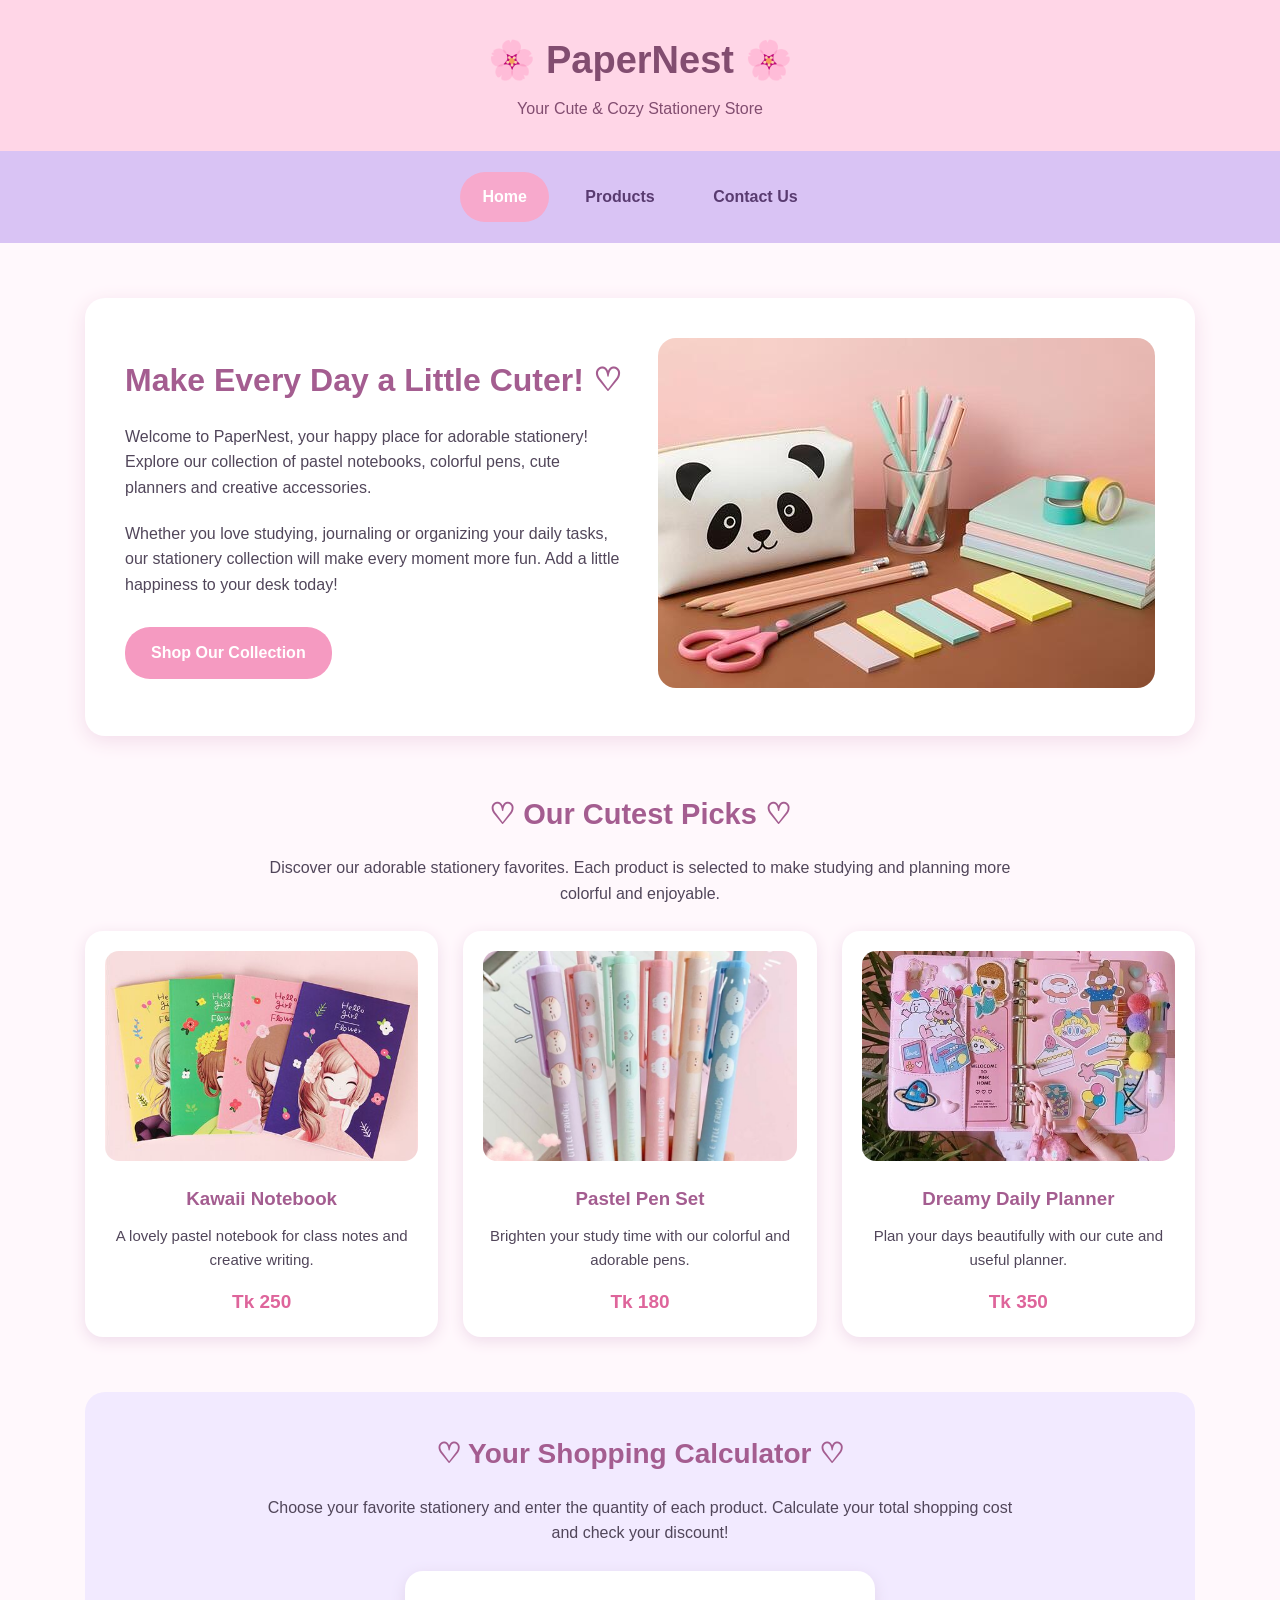
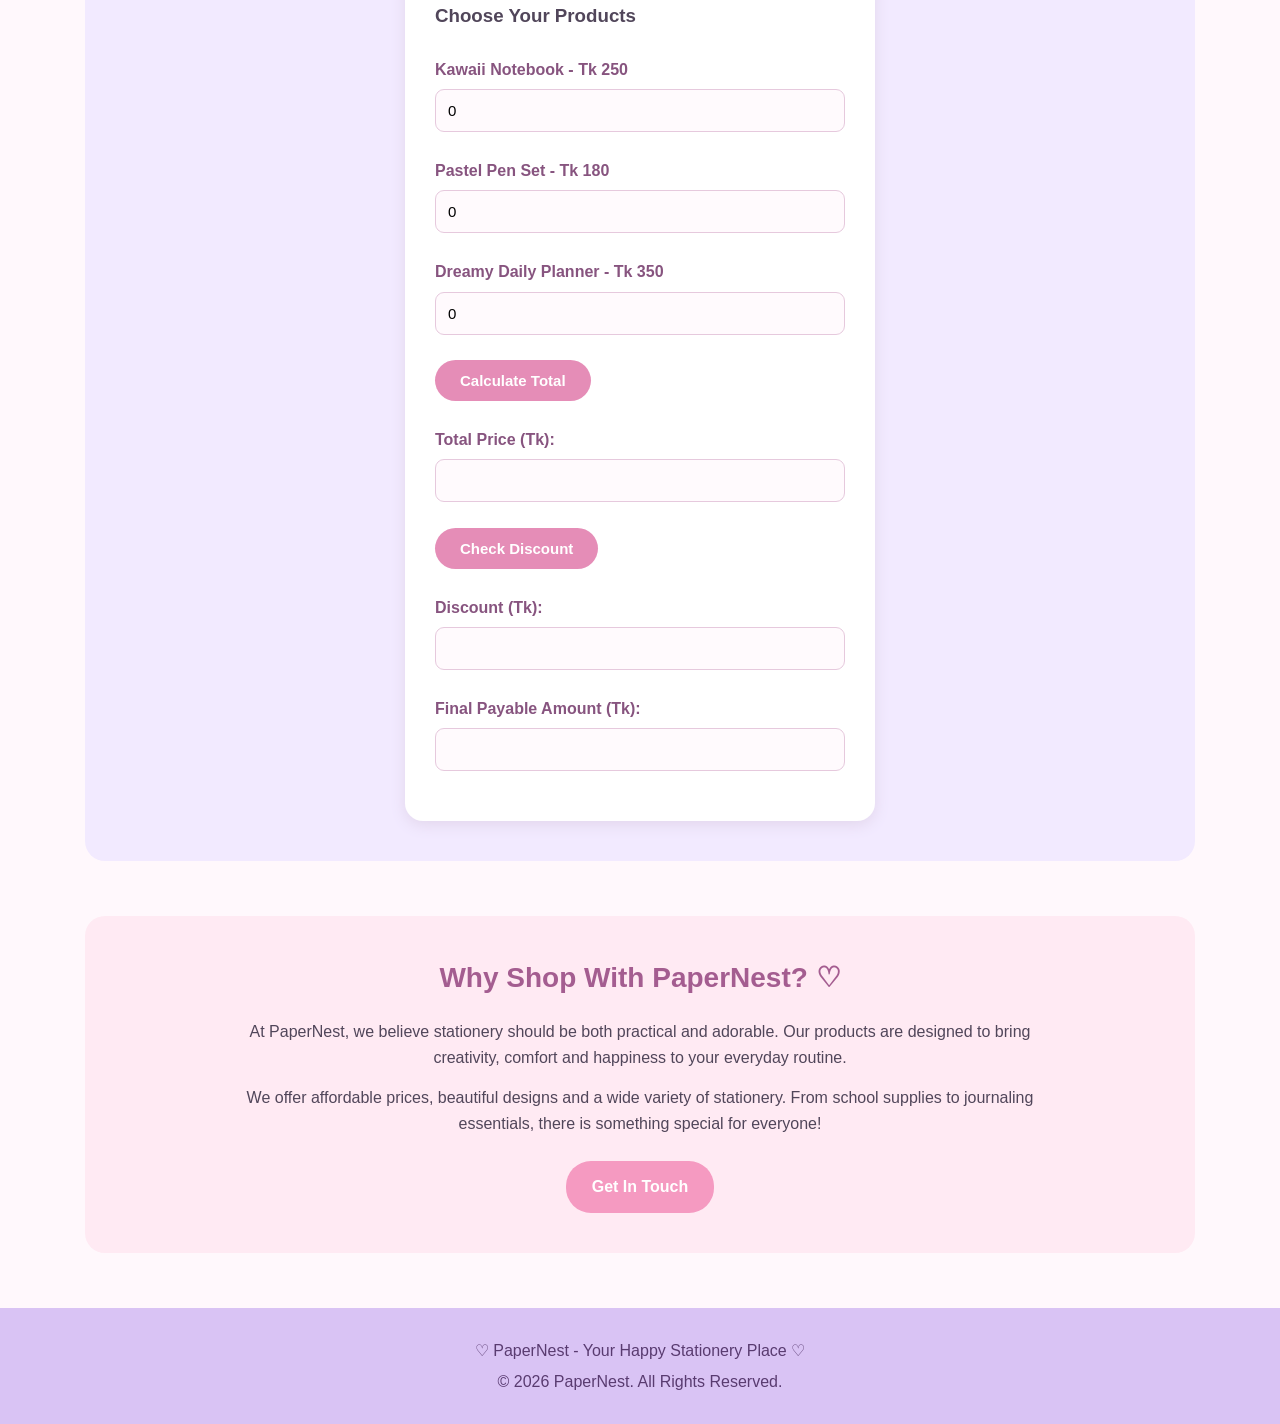
<file: index.html>
<!DOCTYPE html>
<html lang="en">
<head>
    <meta charset="UTF-8">
    <meta name="viewport" content="width=device-width, initial-scale=1.0">
    <title>PaperNest - Home</title>
    <link rel="stylesheet" href="style.css">
</head>

<body>
    <!-- Name: Shaika Islam Arpita, ID: 2311080 -->

    <header>
        <h1>🌸 PaperNest 🌸</h1>
        <p>Your Cute & Cozy Stationery Store</p>
    </header>

    <nav>
        <a href="index.html" class="active">Home</a>
        <a href="products.html">Products</a>
        <a href="contact.html">Contact Us</a>
    </nav>

    <main>

        <!-- Home Welcome Section -->

        <section class="hero">

            <div class="hero-text">

                <h2>Make Every Day a Little Cuter! ♡</h2>

                <p>
                    Welcome to PaperNest, your happy place for
                    adorable stationery! Explore our collection
                    of pastel notebooks, colorful pens, cute
                    planners and creative accessories.
                </p>

                <p>
                    Whether you love studying, journaling or
                    organizing your daily tasks, our stationery
                    collection will make every moment more fun.
                    Add a little happiness to your desk today!
                </p>

                <a href="products.html" class="shop-link">
                    Shop Our Collection
                </a>

            </div>

            <div class="hero-image">

                <img src="images/hero-stationery.jpg"
                     alt="Cute pastel stationery collection">

            </div>

        </section>


        <!-- Featured Products Section -->

        <section class="featured">

            <h2>♡ Our Cutest Picks ♡</h2>

            <p>
                Discover our adorable stationery favorites.
                Each product is selected to make studying
                and planning more colorful and enjoyable.
            </p>

            <div class="feature-container">

                <div class="feature-box">

                    <img src="images/kawaii-notebook.jpg"
                         alt="Cute pastel notebook">

                    <h3>Kawaii Notebook</h3>

                    <p>
                        A lovely pastel notebook for
                        class notes and creative writing.
                    </p>

                    <h4>Tk 250</h4>

                </div>

                <div class="feature-box">

                    <img src="images/kawaii-pens.jpg"
                         alt="Cute colorful pen set">

                    <h3>Pastel Pen Set</h3>

                    <p>
                        Brighten your study time with
                        our colorful and adorable pens.
                    </p>

                    <h4>Tk 180</h4>

                </div>

                <div class="feature-box">

                    <img src="images/kawaii-planner.jpg"
                         alt="Cute daily planner">

                    <h3>Dreamy Daily Planner</h3>

                    <p>
                        Plan your days beautifully with
                        our cute and useful planner.
                    </p>

                    <h4>Tk 350</h4>

                </div>

            </div>

        </section>


        <!-- JavaScript Calculator Section -->

        
<!-- JavaScript Calculator Section -->

<section class="calculator">

    <h2>♡ Your Shopping Calculator ♡</h2>

    <p>
        Choose your favorite stationery and enter the
        quantity of each product. Calculate your total
        shopping cost and check your discount!
    </p>

    <div class="calculator-box">

        <h3>Choose Your Products</h3>

        <br>

        <label for="notebookBox">
            Kawaii Notebook - Tk 250
        </label>
        <br>
        <input id="notebookBox" type="number" min="0" value="0">

        <br><br>

        <label for="penBox">
            Pastel Pen Set - Tk 180
        </label>
        <br>
        <input id="penBox" type="number" min="0" value="0">

        <br><br>

        <label for="plannerBox">
            Dreamy Daily Planner - Tk 350
        </label>
        <br>
        <input id="plannerBox" type="number" min="0" value="0">

        <br><br>

        <button onclick="calculateTotal()">
            Calculate Total
        </button>

        <br><br>

        <label for="totalBox">Total Price (Tk):</label>
        <br>
        <input id="totalBox" type="text" readonly>

        <br><br>

        <button onclick="checkDiscount()">
            Check Discount
        </button>

        <br><br>

        <label for="discountBox">Discount (Tk):</label>
        <br>
        <input id="discountBox" type="text" readonly>

        <br><br>

        <label for="payableBox">
            Final Payable Amount (Tk):
        </label>
        <br>
        <input id="payableBox" type="text" readonly>

        <p id="resultMessage"></p>

    </div>

</section>

        <!-- Why Choose Us Section -->

        <section class="why-us">

            <h2>Why Shop With PaperNest? ♡</h2>

            <p>
                At PaperNest, we believe stationery should
                be both practical and adorable. Our products
                are designed to bring creativity, comfort
                and happiness to your everyday routine.
            </p>

            <p>
                We offer affordable prices, beautiful
                designs and a wide variety of stationery.
                From school supplies to journaling essentials,
                there is something special for everyone!
            </p>

            <a href="contact.html" class="shop-link">
                Get In Touch
            </a>

        </section>

    </main>


    <!-- Footer -->

    <footer>

        <p>♡ PaperNest - Your Happy Stationery Place ♡</p>

        <p>&copy; 2026 PaperNest. All Rights Reserved.</p>

    </footer>


    <!-- External JavaScript File -->

    <script src="script.js"></script>

</body>
</html>
</file>
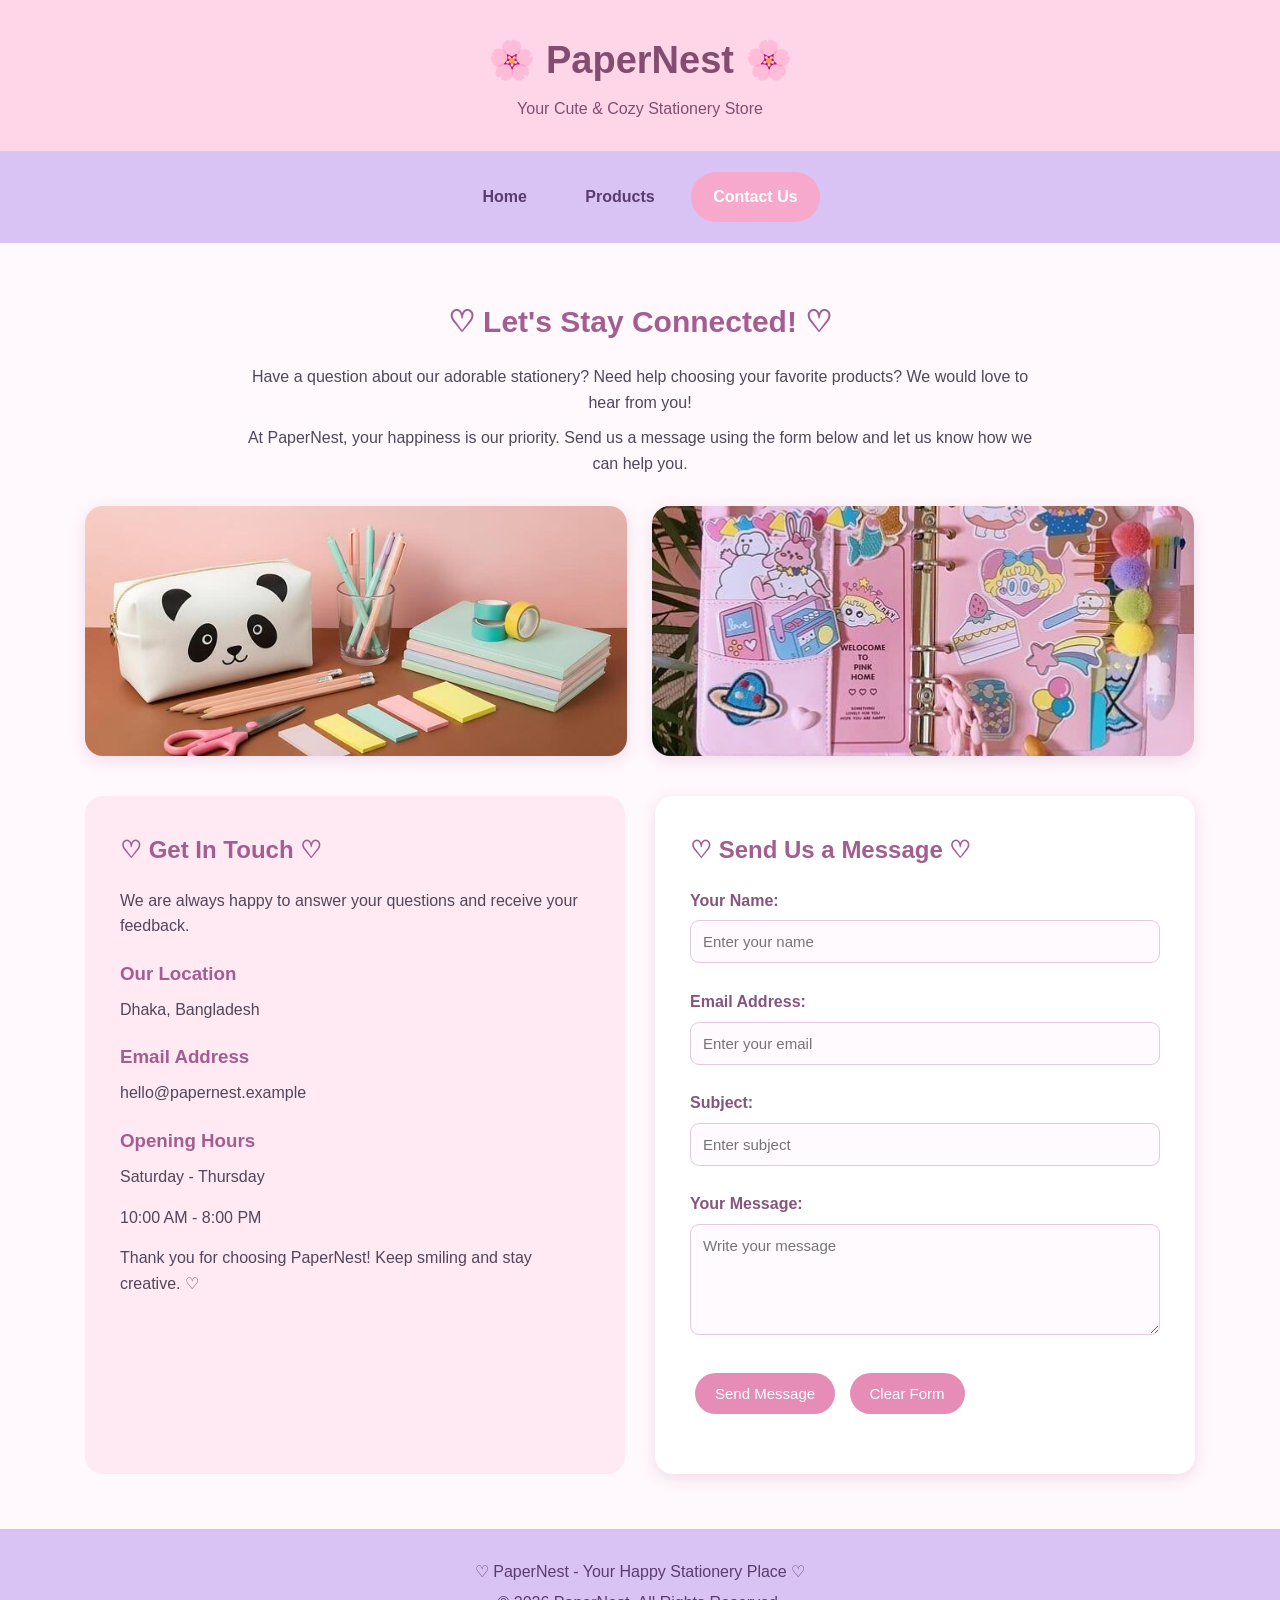
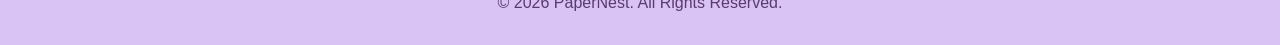
<file: contact.html>
<!DOCTYPE html>
<html lang="en">
<head>
    <meta charset="UTF-8">
    <meta name="viewport" content="width=device-width, initial-scale=1.0">
    <title>PaperNest - Contact Us</title>
    <link rel="stylesheet" href="style.css">
</head>

<body>
    <!-- Name: Shaika Islam Arpita, ID: 2311080 -->

    <header>
        <h1>🌸 PaperNest 🌸</h1>
        <p>Your Cute & Cozy Stationery Store</p>
    </header>

    <nav>
        <a href="index.html">Home</a>
        <a href="products.html">Products</a>
        <a href="contact.html" class="active">Contact Us</a>
    </nav>

    <main>

        <!-- Contact Introduction -->

        <section class="contact-heading">

            <h2>♡ Let's Stay Connected! ♡</h2>

            <p>
                Have a question about our adorable stationery?
                Need help choosing your favorite products?
                We would love to hear from you!
            </p>

            <p>
                At PaperNest, your happiness is our priority.
                Send us a message using the form below and
                let us know how we can help you.
            </p>

        </section>

        <!-- Contact Images -->

        <section class="contact-images">

            <img src="images/hero-stationery.jpg"
                 alt="Cute pastel stationery collection">

            <img src="images/kawaii-planner.jpg"
                 alt="Cute daily planner">

        </section>

        <!-- Contact Information and Form -->

        <section class="contact-container">

            <div class="contact-info">

                <h2>♡ Get In Touch ♡</h2>

                <p>
                    We are always happy to answer your
                    questions and receive your feedback.
                </p>

                <h3>Our Location</h3>
                <p>Dhaka, Bangladesh</p>

                <h3>Email Address</h3>
                <p>hello@papernest.example</p>

                <h3>Opening Hours</h3>
                <p>Saturday - Thursday</p>
                <p>10:00 AM - 8:00 PM</p>

                <p>
                    Thank you for choosing PaperNest!
                    Keep smiling and stay creative. ♡
                </p>

            </div>

            <div class="contact-form">

                <h2>♡ Send Us a Message ♡</h2>

                <label for="nameBox">Your Name:</label>
                <br>
                <input id="nameBox" type="text"
                       placeholder="Enter your name">

                <br><br>

                <label for="emailBox">Email Address:</label>
                <br>
                <input id="emailBox" type="email"
                       placeholder="Enter your email">

                <br><br>

                <label for="subjectBox">Subject:</label>
                <br>
                <input id="subjectBox" type="text"
                       placeholder="Enter subject">

                <br><br>

                <label for="messageBox">Your Message:</label>
                <br>
                <textarea id="messageBox" rows="5"
                          placeholder="Write your message"></textarea>

                <br><br>

                <button onclick="sendMessage()">
                    Send Message
                </button>

                <button onclick="clearForm()">
                    Clear Form
                </button>

                <p id="contactResult"></p>

            </div>

        </section>

    </main>

    <footer>
        <p>♡ PaperNest - Your Happy Stationery Place ♡</p>
        <p>&copy; 2026 PaperNest. All Rights Reserved.</p>
    </footer>

    <script src="script.js"></script>

</body>
</html>
</file>
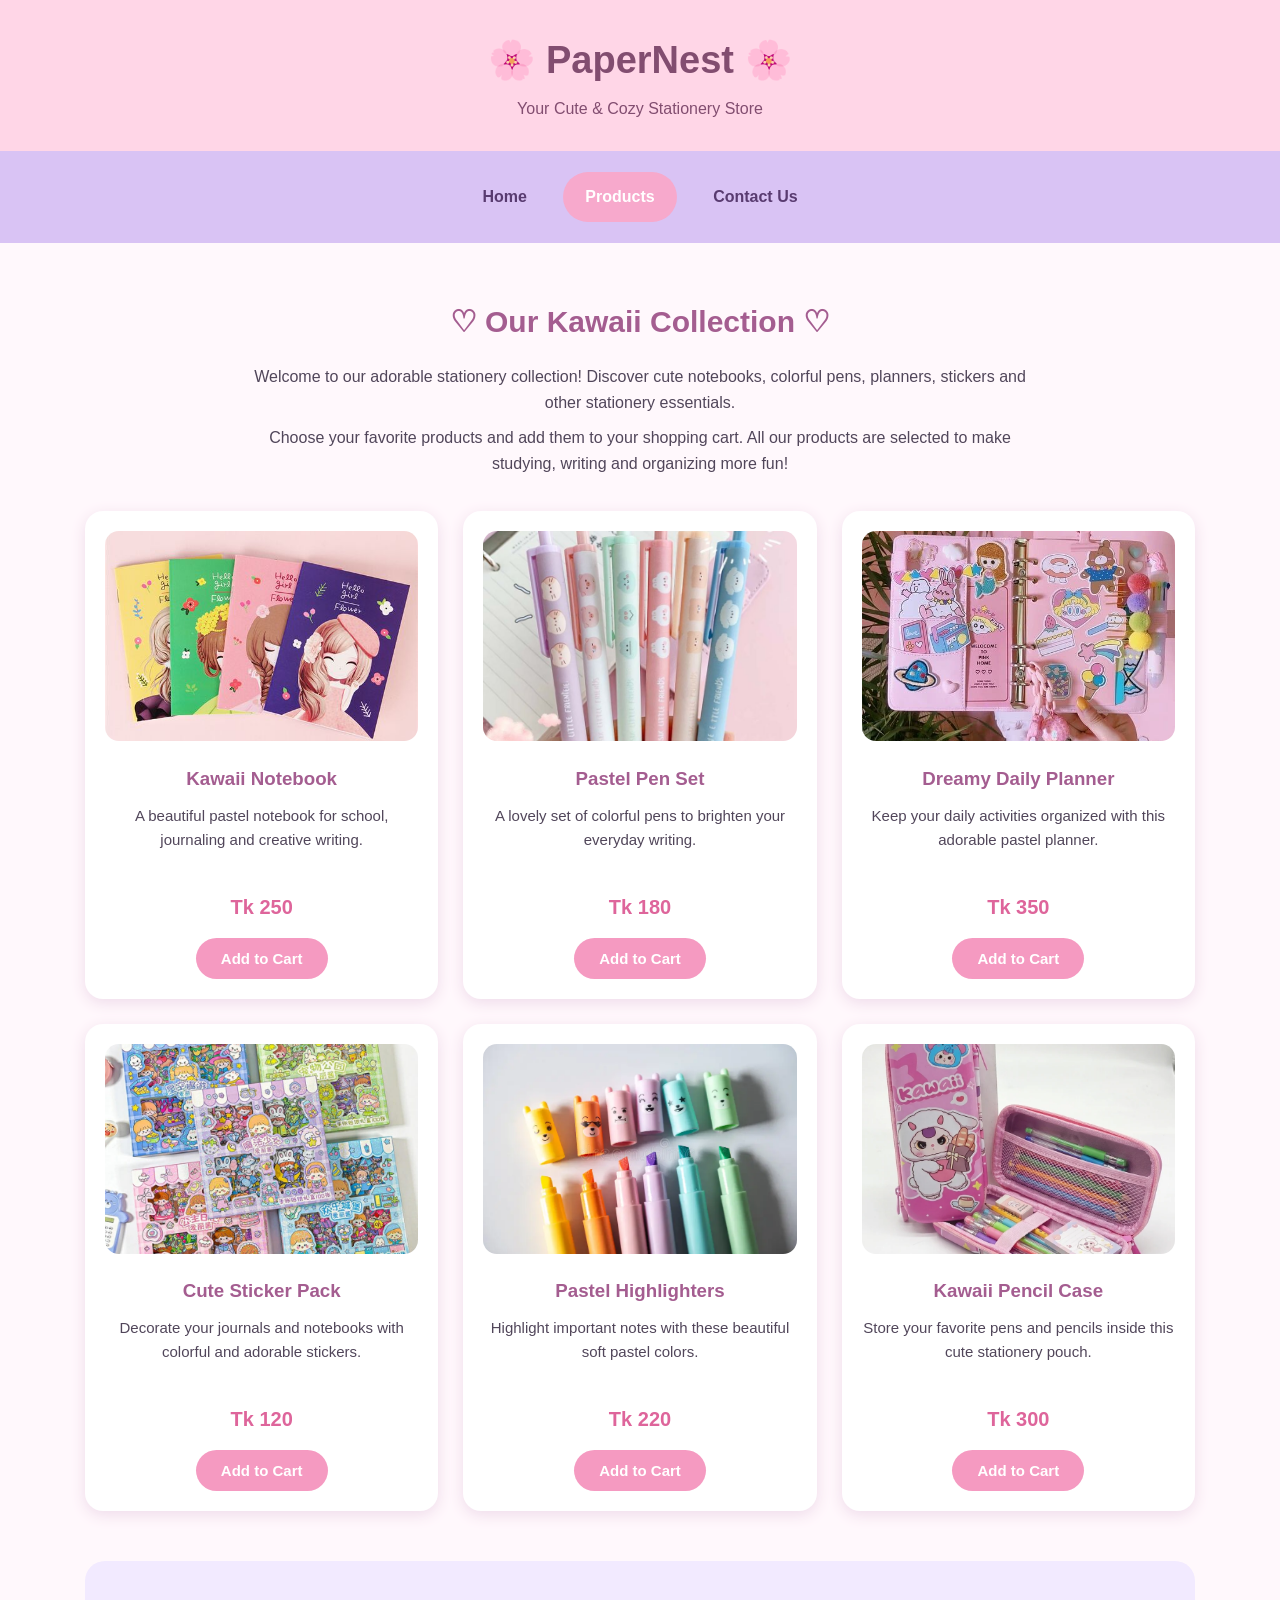
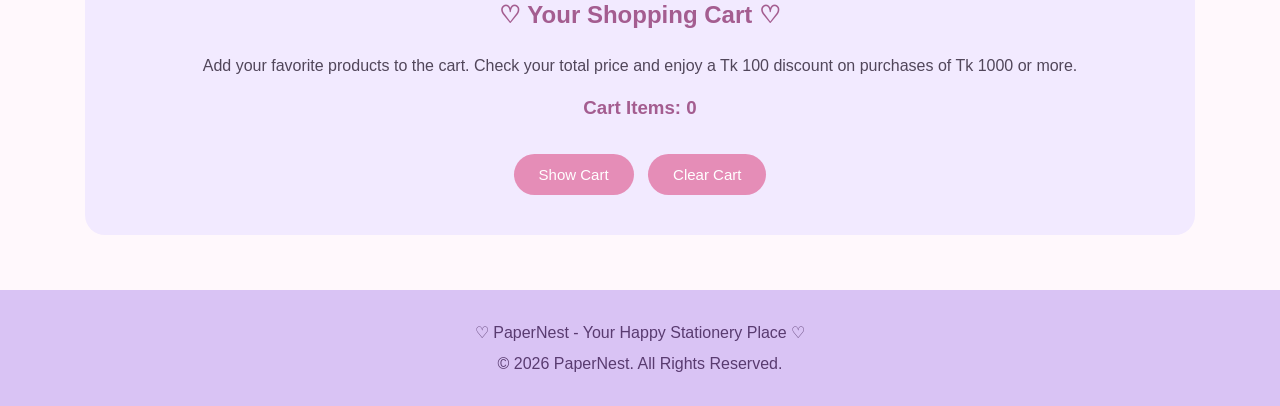
<file: products.html>
<!DOCTYPE html>
<html lang="en">
<head>
    <meta charset="UTF-8">
    <meta name="viewport" content="width=device-width, initial-scale=1.0">
    <title>PaperNest - Products</title>
    <link rel="stylesheet" href="style.css">
</head>

<body>
    <!-- Name: Shaika Islam Arpita, ID: 2311080 -->

    <header>
        <h1>🌸 PaperNest 🌸</h1>
        <p>Your Cute & Cozy Stationery Store</p>
    </header>

    <nav>
        <a href="index.html">Home</a>
        <a href="products.html" class="active">Products</a>
        <a href="contact.html">Contact Us</a>
    </nav>

    <main>

        <section class="product-heading">

            <h2>♡ Our Kawaii Collection ♡</h2>

            <p>
                Welcome to our adorable stationery collection!
                Discover cute notebooks, colorful pens, planners,
                stickers and other stationery essentials.
            </p>

            <p>
                Choose your favorite products and add them to
                your shopping cart. All our products are selected
                to make studying, writing and organizing more fun!
            </p>

        </section>

        <!-- Product Grid -->

        <section class="product-container">

            <div class="product-card">

                <img src="images/kawaii-notebook.jpg"
                     alt="Kawaii Notebook">

                <h3>Kawaii Notebook</h3>

                <p>
                    A beautiful pastel notebook for school,
                    journaling and creative writing.
                </p>

                <h4>Tk 250</h4>

                <button onclick="addToCart('Kawaii Notebook',250)">
                    Add to Cart
                </button>

            </div>

            <div class="product-card">

                <img src="images/kawaii-pens.jpg"
                     alt="Pastel Pen Set">

                <h3>Pastel Pen Set</h3>

                <p>
                    A lovely set of colorful pens to
                    brighten your everyday writing.
                </p>

                <h4>Tk 180</h4>

                <button onclick="addToCart('Pastel Pen Set',180)">
                    Add to Cart
                </button>

            </div>

            <div class="product-card">

                <img src="images/kawaii-planner.jpg"
                     alt="Dreamy Daily Planner">

                <h3>Dreamy Daily Planner</h3>

                <p>
                    Keep your daily activities organized
                    with this adorable pastel planner.
                </p>

                <h4>Tk 350</h4>

                <button onclick="addToCart('Dreamy Daily Planner',350)">
                    Add to Cart
                </button>

            </div>

            <div class="product-card">

                <img src="images/kawaii-stickers.jpg"
                     alt="Cute Sticker Pack">

                <h3>Cute Sticker Pack</h3>

                <p>
                    Decorate your journals and notebooks
                    with colorful and adorable stickers.
                </p>

                <h4>Tk 120</h4>

                <button onclick="addToCart('Cute Sticker Pack',120)">
                    Add to Cart
                </button>

            </div>

            <div class="product-card">

                <img src="images/kawaii-highlighters.jpg"
                     alt="Pastel Highlighters">

                <h3>Pastel Highlighters</h3>

                <p>
                    Highlight important notes with these
                    beautiful soft pastel colors.
                </p>

                <h4>Tk 220</h4>

                <button onclick="addToCart('Pastel Highlighters',220)">
                    Add to Cart
                </button>

            </div>

            <div class="product-card">

                <img src="images/kawaii-pencilcase.jpg"
                     alt="Kawaii Pencil Case">

                <h3>Kawaii Pencil Case</h3>

                <p>
                    Store your favorite pens and pencils
                    inside this cute stationery pouch.
                </p>

                <h4>Tk 300</h4>

                <button onclick="addToCart('Kawaii Pencil Case',300)">
                    Add to Cart
                </button>

            </div>

        </section>

        <!-- Shopping Cart -->

        <section class="shopping-cart">

            <h2>♡ Your Shopping Cart ♡</h2>

            <p>
                Add your favorite products to the cart.
                Check your total price and enjoy a Tk 100
                discount on purchases of Tk 1000 or more.
            </p>

            <h3>Cart Items: <span id="cartCount">0</span></h3>

            <br>

            <button onclick="showCart()">
                Show Cart
            </button>

            <button onclick="clearCart()">
                Clear Cart
            </button>

            <div id="cartDetails"></div>

        </section>

    </main>

    <footer>
        <p>♡ PaperNest - Your Happy Stationery Place ♡</p>
        <p>&copy; 2026 PaperNest. All Rights Reserved.</p>
    </footer>
    
<div id="cartPopup">
    <h3>♡ Added to Your Cart!</h3>
    <p id="popupMessage"></p>
</div>


    <script src="script.js"></script>

</body>
</html>
</file>
<file: style.css>
/* General Website Styling */

* {
    margin: 0;
    padding: 0;
    box-sizing: border-box;
}

body {
    font-family: Arial, sans-serif;
    background-color: #fff8fc;
    color: #51465a;
    line-height: 1.6;
}

/* Header */

header {
    background-color: #ffd6e7;
    color: #824d70;
    text-align: center;
    padding: 30px;
}

header h1 {
    font-size: 38px;
    margin-bottom: 5px;
}

header p {
    font-size: 16px;
}

/* Navigation Bar */

nav {
    background-color: #d9c3f4;
    text-align: center;
    padding: 16px;
}

nav a {
    color: #593b70;
    text-decoration: none;
    padding: 12px 22px;
    margin: 5px;
    border-radius: 25px;
    font-weight: bold;
    display: inline-block;
    transition: background-color 0.3s;
}

nav a:hover {
    background-color: #ff9fc6;
    color: white;
}

nav a.active {
    background-color: #f7a9cc;
    color: white;
}

/* Main Content */

main {
    max-width: 1150px;
    margin: 35px auto;
    padding: 20px;
    min-height: 55vh;
}

main h2 {
    color: #a45d90;
    margin-bottom: 18px;
}

main p {
    margin-bottom: 15px;
}

/* Home Page Hero Section */

.hero {
    display: flex;
    align-items: center;
    gap: 35px;
    background-color: white;
    padding: 40px;
    border-radius: 20px;
    box-shadow: 0 5px 20px #f3dcea;
}

.hero-text {
    flex: 1;
}

.hero-text h2 {
    font-size: 32px;
}

.hero-text p {
    font-size: 16px;
    margin-bottom: 20px;
}

.hero-image {
    flex: 1;
}

.hero-image img {
    width: 100%;
    height: 350px;
    object-fit: cover;
    border-radius: 18px;
}

/* Shop Links */

.shop-link {
    display: inline-block;
    background-color: #f59ac1;
    color: white;
    text-decoration: none;
    padding: 13px 26px;
    border-radius: 25px;
    font-weight: bold;
    margin-top: 10px;
    transition: background-color 0.3s;
}

.shop-link:hover {
    background-color: #c776a5;
}

/* Featured Products */

.featured {
    margin-top: 55px;
    text-align: center;
}

.featured h2 {
    font-size: 29px;
}

.featured > p {
    max-width: 750px;
    margin: 0 auto 25px;
}

.feature-container {
    display: flex;
    gap: 25px;
    margin-top: 25px;
}

.feature-box {
    flex: 1;
    background-color: white;
    padding: 20px;
    border-radius: 18px;
    box-shadow: 0 4px 15px #efdbea;
    transition: transform 0.3s;
}

.feature-box:hover {
    transform: translateY(-6px);
}

.feature-box img {
    width: 100%;
    height: 210px;
    object-fit: cover;
    border-radius: 14px;
}

.feature-box h3 {
    color: #a45d90;
    margin-top: 15px;
    margin-bottom: 10px;
}

.feature-box p {
    font-size: 15px;
}

.feature-box h4 {
    color: #de659b;
    font-size: 19px;
}

/* JavaScript Calculator */

.calculator {
    margin-top: 55px;
    padding: 40px;
    background-color: #f2eaff;
    border-radius: 20px;
    text-align: center;
}

.calculator h2 {
    font-size: 28px;
}

.calculator > p {
    max-width: 750px;
    margin: 0 auto;
}

.calculator-box {
    max-width: 470px;
    margin: 25px auto 0;
    padding: 30px;
    background-color: white;
    border-radius: 18px;
    text-align: left;
    box-shadow: 0 4px 15px #e2d6ec;
}

.calculator-box label {
    font-weight: bold;
    color: #87547f;
}

.calculator-box input,
.calculator-box select {
    width: 100%;
    padding: 12px;
    margin-top: 7px;
    border: 1px solid #e6c9dd;
    border-radius: 9px;
    font-size: 15px;
    background-color: #fffafd;
}

.calculator-box input:focus,
.calculator-box select:focus {
    outline: 2px solid #d9a6dc;
}

.calculator-box button {
    background-color: #e58db7;
    color: white;
    border: none;
    border-radius: 25px;
    padding: 12px 25px;
    font-size: 15px;
    font-weight: bold;
    cursor: pointer;
    transition: background-color 0.3s;
}

.calculator-box button:hover {
    background-color: #b96b9a;
}

#resultMessage {
    color: #a45d90;
    font-weight: bold;
    margin-top: 20px;
}

/* Why Choose Us Section */

.why-us {
    margin-top: 55px;
    padding: 40px;
    background-color: #ffeaf3;
    border-radius: 20px;
    text-align: center;
}

.why-us h2 {
    font-size: 28px;
}

.why-us p {
    max-width: 800px;
    margin: 15px auto;
}

/* Footer */

footer {
    background-color: #d9c3f4;
    color: #593b70;
    text-align: center;
    padding: 25px;
}

footer p {
    margin: 5px;
}

/* Responsive Design */

@media (max-width: 768px) {

    header h1 {
        font-size: 30px;
    }

    nav {
        padding: 10px;
    }

    nav a {
        padding: 10px 15px;
        margin: 3px;
    }

    main {
        margin: 15px auto;
        padding: 15px;
    }

    .hero {
        flex-direction: column;
        padding: 22px;
    }

    .hero-text h2 {
        font-size: 26px;
    }

    .hero-image {
        width: 100%;
    }

    .hero-image img {
        height: 260px;
    }

    .feature-container {
        flex-direction: column;
    }

    .calculator {
        padding: 20px;
    }

    .calculator-box {
        padding: 22px;
    }

    .why-us {
        padding: 25px;
    }

}

/* Products Page */

.product-heading {
    text-align: center;
    margin-bottom: 35px;
}

.product-heading h2 {
    font-size: 30px;
}

.product-heading p {
    max-width: 800px;
    margin: 10px auto;
}

/* CSS Grid */

.product-container {
    display: grid;
    grid-template-columns: repeat(3, 1fr);
    gap: 25px;
}

/* Product Cards */

.product-card {
    background-color: white;
    padding: 20px;
    border-radius: 18px;
    text-align: center;
    box-shadow: 0 4px 15px #efdbea;
    transition: transform 0.3s;
}

.product-card:hover {
    transform: translateY(-6px);
}

.product-card img {
    width: 100%;
    height: 210px;
    object-fit: cover;
    border-radius: 14px;
}

.product-card h3 {
    color: #a45d90;
    margin-top: 15px;
    margin-bottom: 10px;
}

.product-card p {
    font-size: 15px;
    min-height: 72px;
}

.product-card h4 {
    color: #de659b;
    font-size: 20px;
    margin-bottom: 15px;
}

/* Product Buttons */

.product-card button {
    background-color: #f59ac1;
    color: white;
    border: none;
    padding: 12px 25px;
    border-radius: 25px;
    font-size: 15px;
    font-weight: bold;
    cursor: pointer;
}

.product-card button:hover {
    background-color: #c776a5;
}

/* Shopping Cart */

.shopping-cart {
    background-color: #f2eaff;
    text-align: center;
    padding: 35px;
    margin-top: 50px;
    border-radius: 20px;
}

.shopping-cart h3 {
    color: #a45d90;
}

.shopping-cart button {
    background-color: #e58db7;
    color: white;
    padding: 12px 25px;
    margin: 5px;
    border: none;
    border-radius: 25px;
    font-size: 15px;
    cursor: pointer;
}

.shopping-cart button:hover {
    background-color: #b96b9a;
}

#cartDetails {
    background-color: white;
    margin: 25px auto 0;
    padding: 20px;
    max-width: 650px;
    border-radius: 12px;
    text-align: left;
}

#cartDetails:empty {
    display: none;
}

/* Products Mobile View */

@media (max-width: 768px) {

    .product-container {
        grid-template-columns: repeat(2, 1fr);
    }

}

@media (max-width: 500px) {

    .product-container {
        grid-template-columns: 1fr;
    }

    .product-card p {
        min-height: auto;
    }

}

/* Contact Page */

.contact-heading {
    text-align: center;
    margin-bottom: 30px;
}

.contact-heading h2 {
    font-size: 30px;
}

.contact-heading p {
    max-width: 800px;
    margin: 10px auto;
}

/* Contact Images */

.contact-images {
    display: flex;
    gap: 25px;
    margin-bottom: 40px;
}

.contact-images img {
    width: calc(50% - 13px);
    height: 250px;
    object-fit: cover;
    border-radius: 18px;
    box-shadow: 0 4px 15px #efdbea;
}

/* Contact Information and Form */

.contact-container {
    display: flex;
    gap: 30px;
    align-items: stretch;
}

.contact-info {
    flex: 1;
    background-color: #ffeaf3;
    padding: 35px;
    border-radius: 18px;
}

.contact-info h3 {
    color: #a45d90;
    margin-top: 20px;
}

.contact-info p {
    margin-top: 8px;
}

.contact-form {
    flex: 1;
    background-color: white;
    padding: 35px;
    border-radius: 18px;
    box-shadow: 0 4px 15px #efdbea;
}

.contact-form label {
    font-weight: bold;
    color: #87547f;
}

.contact-form input,
.contact-form textarea {
    width: 100%;
    padding: 12px;
    margin-top: 7px;
    border: 1px solid #e6c9dd;
    border-radius: 9px;
    font-family: Arial, sans-serif;
    font-size: 15px;
    background-color: #fffafd;
}

.contact-form input:focus,
.contact-form textarea:focus {
    outline: 2px solid #d9a6dc;
}

.contact-form button {
    background-color: #e58db7;
    color: white;
    padding: 12px 20px;
    border: none;
    border-radius: 25px;
    font-size: 15px;
    cursor: pointer;
    margin: 5px;
}

.contact-form button:hover {
    background-color: #b96b9a;
}

#contactResult {
    color: #a45d90;
    font-weight: bold;
    margin-top: 20px;
}

/* Contact Page Responsive */

@media (max-width: 768px) {

    .contact-container {
        flex-direction: column;
    }

    .contact-images {
        flex-direction: column;
    }

    .contact-images img {
        width: 100%;
        height: 220px;
    }

    .contact-info,
    .contact-form {
        padding: 25px;
    }

}

/* Cute Add to Cart Popup */

#cartPopup {
    display: none;
    position: fixed;
    top: 25px;
    right: 25px;
    width: 300px;
    background-color: #fff0f8;
    border: 2px solid #f5b4d5;
    border-radius: 18px;
    padding: 20px;
    box-shadow: 0 5px 20px #dfb4d0;
    z-index: 1000;
}

#cartPopup h3 {
    color: #b84f89;
    margin-bottom: 8px;
}

#cartPopup p {
    color: #73566b;
    margin: 0;
}

@media (max-width: 500px) {

    #cartPopup {
        width: calc(100% - 40px);
        top: 15px;
        right: 20px;
    }

}
</file>
